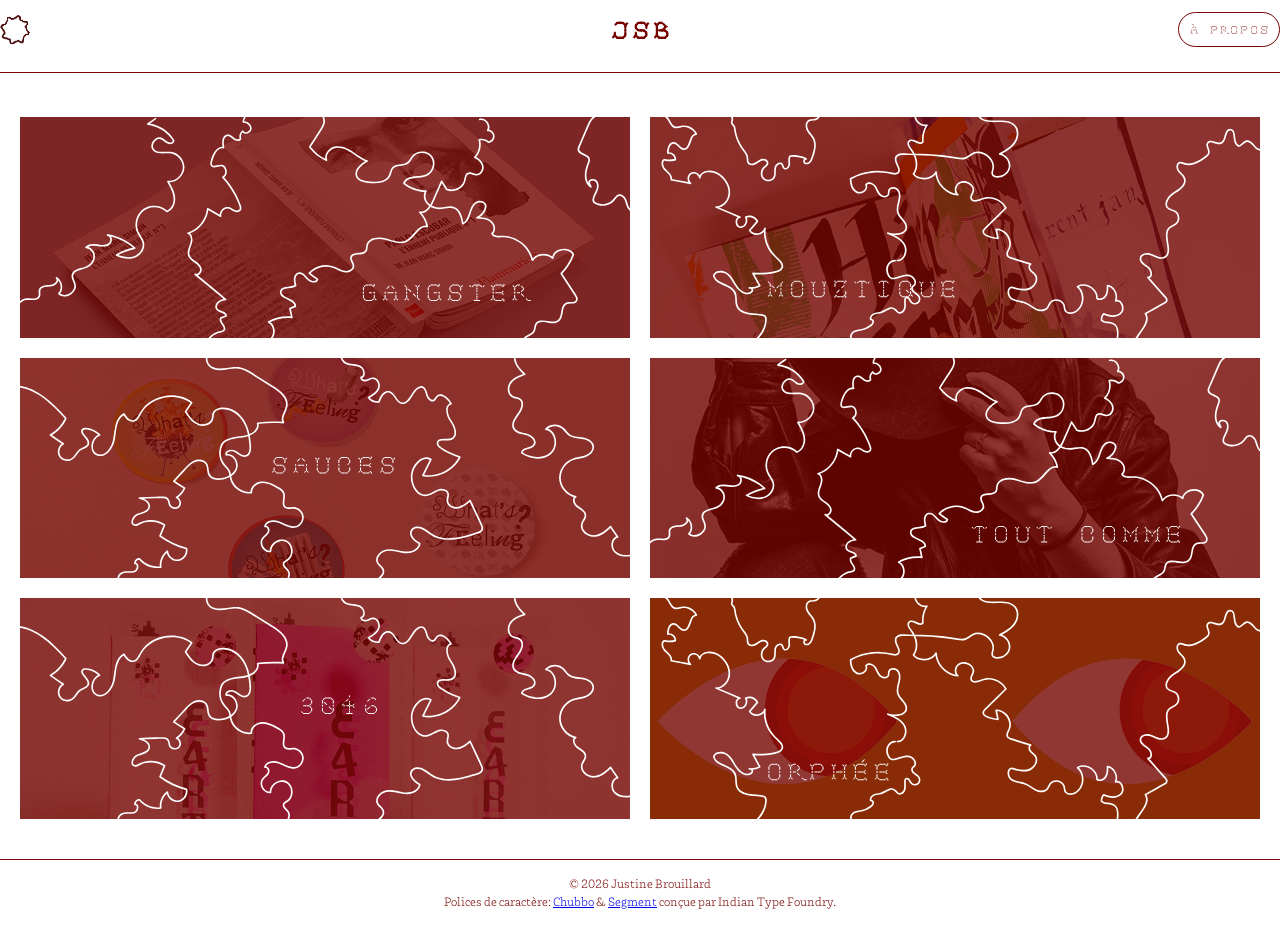
<file: index.html>
<!DOCTYPE html>
<html lang="en">
<head>
    <meta charset="UTF-8">
    <meta name="viewport" content="width=device-width, initial-scale=1.0">
    <title>Portfolio Justine.b</title>
    <link rel="stylesheet" href="style.css">
    <link rel="icon" type="image/x-icon" href="img/cursor.png">
</head>

<style>
        body{
            background: rgb(255, 255, 255);
        }
        .button{
            background: rgb(255, 255, 255);
            color: rgb(118, 5, 1);
            text-decoration: double;
            border: 1px solid rgb(118, 5, 1);
            padding: 8px 10px;
            border-radius: 30px;
            transition: 0.2s;
        }
        .button:hover{
            background: rgb(210, 163, 162);
        }
 </style>

<body>
    <header class="home-header">
        <img src="img/cursor.png" alt="cursore" width="2px" height="2px">
        <h1 class="home-header-title">
            Jsb
        </h1>
        <nav class="header-nav">
            <a class="button" href="apropos.html">à propos</a>

        </nav>
    </header>
        

    <main class="grid">
        <a class="grid-link" href="gangster.html">
            <img src="img/gangster/vignette.png" alt="gangster">
            <img src="img/SVG/motifgang.svg"  alt="effet" class="fx">
        </a>
        <a class="grid-link" href="moustique.html">
            <img src="img/moustique/vigniette.png" alt="moustique">
            <img src="img/SVG/motifmouz.svg"  alt="effet" class="fx">

        </a>
        <a class="grid-link" href="sauce.html">
            <img src="img/sauces/vignette.png" alt="sauce">
            <img src="img/SVG/motifsauces.svg"  alt="effet" class="fx">

        </a>
        <a class="grid-link" href="photo.html">
            <img src="img/photos/vignette.png" alt="photo">
            <img src="img/SVG/motifphotos.svg"  alt="effet" class="fx">

        </a>
        <a class="grid-link" href="3046.html">
            <img src="img/3046/vignette.png" alt="3046">
            <img src="img/SVG/motif3046.svg"  alt="effet" class="fx">

        </a>
        <a class="grid-link" href="orphee.html">
            <img src="img/orphee/vignetteredim.png" alt="orphee">
            <img src="img/SVG/motiforphée.svg"  alt="effet" class="fx">

        </a>
        
    </main>

    <footer class="footer">
        © 2026 Justine Brouillard
        <br>
        Polices de caractère:
        <a href="https://www.fontshare.com/fonts/chubbo" target="_blank">Chubbo</a>
        & 
        <a href="https://www.fontshare.com/fonts/segment" target="_blank">Segment</a>
        conçue par Indian Type Foundry.
    
    </footer>

</body>
</file>
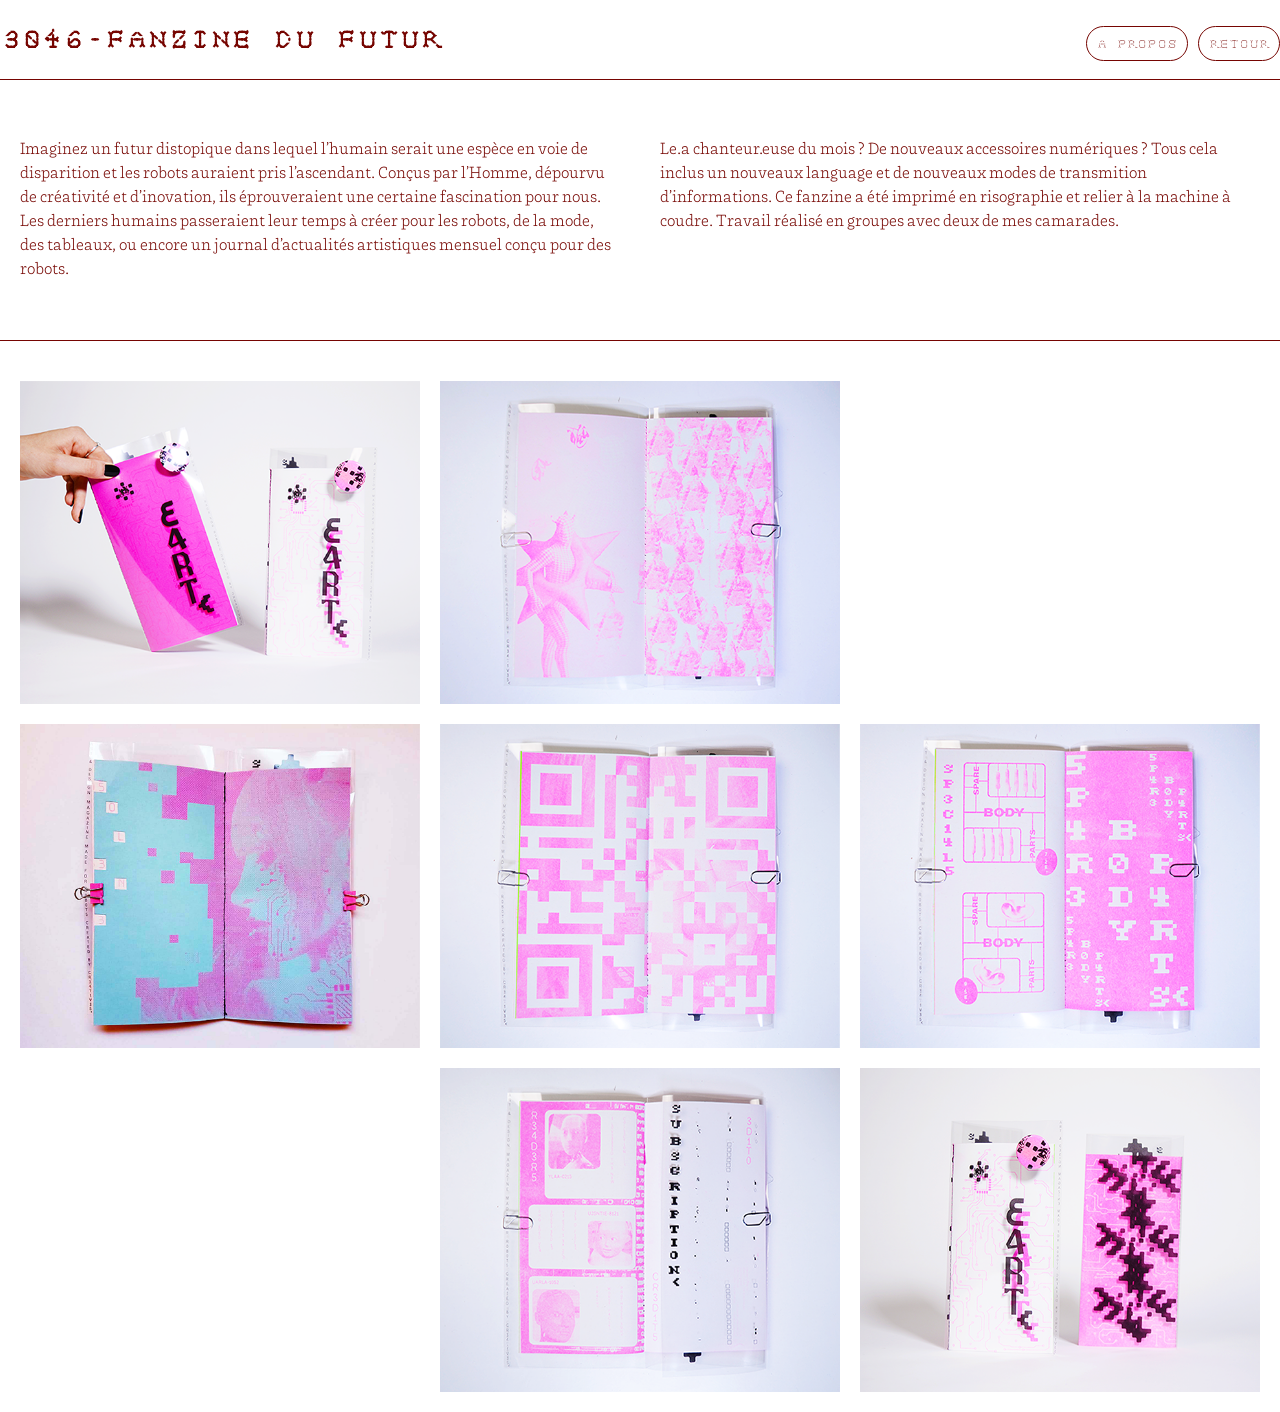
<file: 3046.html>
<!DOCTYPE html>
<html lang="en">
<head>
    <meta charset="UTF-8">
    <meta name="viewport" content="width=device-width, initial-scale=1.0">
    <title>Portfolio Justine.b</title>
    <link rel="stylesheet" href="style.css">
    <link rel="icon" type="image/x-icon" href="img/cursor.png">
</head>
<style>
     body{
      background: rgb(255, 255, 255);
     }
     .button{
            background: rgb(255, 255, 255);
            color: rgb(118, 5, 1);
            text-decoration: double;
            border: 1px solid rgb(118, 5, 1);
            padding: 8px 10px;
            border-radius: 30px;
            transition: 0.2s;
     }
    .button:hover{
            background: rgb(210, 163, 162);
     }
</style>

<body>
    <header class="header">
        <h1 class="header-title">3046-Fanzine du futur</h1>
        <nav class="header-nav">
            <a class="button" href="apropos.html">A propos</a>
            <a class="button" href="index.html">Retour</a>

        </nav>
    </header>

    <div class="intro">

        <main class="grid2">
           <p>
             Imaginez un futur distopique dans lequel l’humain serait une espèce en voie de disparition et les robots auraient pris l’ascendant. Conçus par l’Homme, dépourvu de créativité et d’inovation, ils éprouveraient une certaine fascination pour nous. Les derniers humains passeraient leur temps à créer pour les robots, de la mode, des tableaux, ou encore un journal d’actualités artistiques mensuel conçu pour des robots.
             <br>
             <br> 
            </p>
            <p>
             Le.a chanteur.euse du mois ? De nouveaux accessoires numériques ? 
             Tous cela inclus un nouveaux language et de nouveaux modes de 
             transmition d’informations.
             Ce fanzine a été imprimé en risographie et relier à la machine à coudre.
             Travail réalisé en groupes avec deux de mes camarades.
            </p>

        </main>
    </div>
    
    <main class="grid1">
        <img src="img/3046/30463.png" alt="laura">
        <img src="img/3046/3046mode.png" alt="moi">
        <br>
        <img src="img/3046/3046solene.png" alt="solene">
        <img src="img/3046/3046Qr.png" alt="qr">
        <img src="img/3046/3046pub.png" alt="pub">
        <br>
        <img src="img/3046/3046fin.png" alt="fin">
        <img src="img/3046/3046rv.png" alt="rv">
    </main>
    
</body>
</html>
</file>
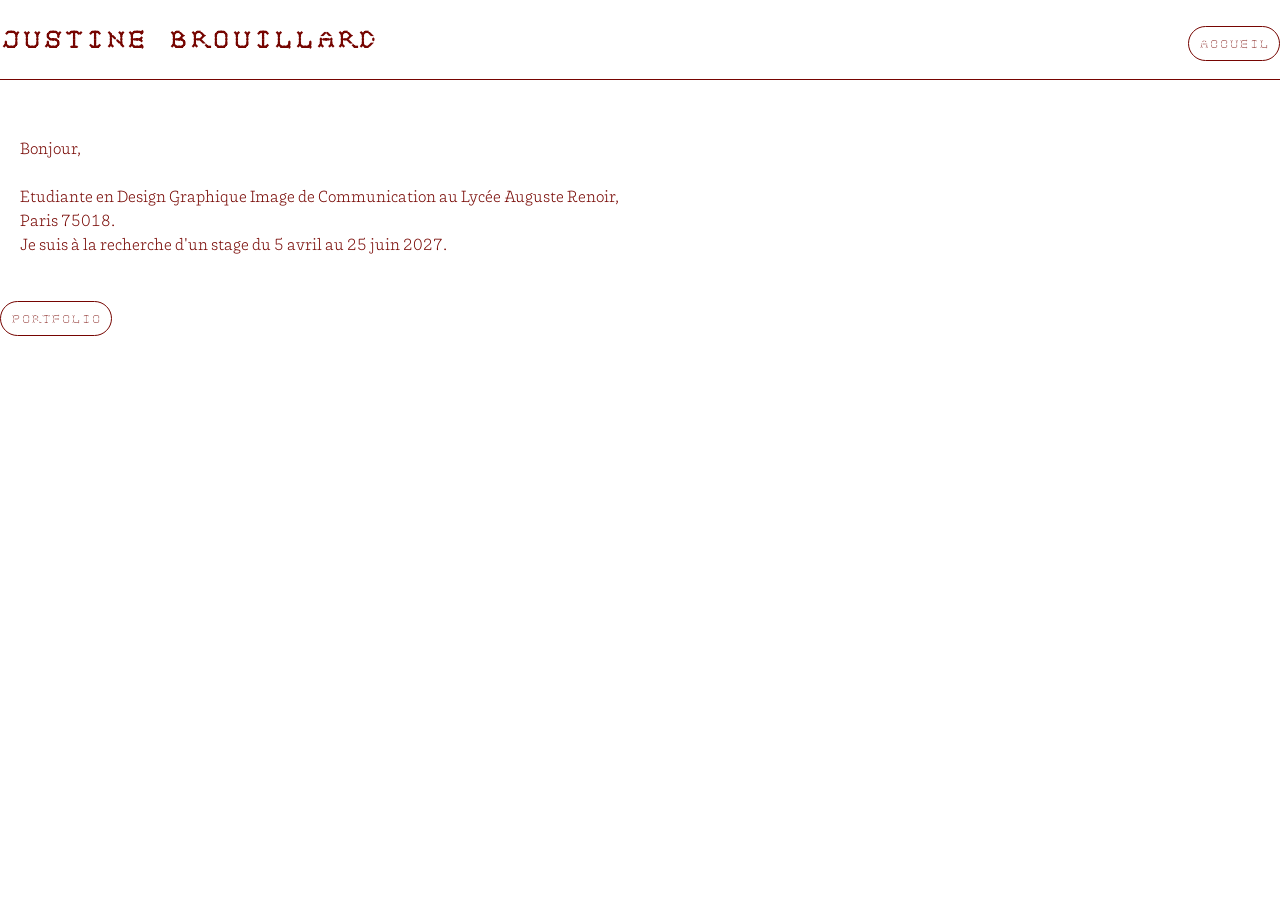
<file: apropos.html>
<!DOCTYPE html>
<html lang="en">
<head>
    <meta charset="UTF-8">
    <meta name="viewport" content="width=device-width, initial-scale=1.0">
    <title>Portfolio Justine.b</title>
    <link rel="stylesheet" href="style.css">
    <link rel="icon" type="image/x-icon" href="img/cursor.png">
</head>
<style>
     body{
      background: rgb(255, 255, 255);
     }
     .button{
            background: rgb(255, 255, 255);
            color: rgb(118, 5, 1);
            text-decoration: double;
            border: 1px solid rgb(118, 5, 1);
            padding: 8px 10px;
            border-radius: 30px;
            transition: 0.2s;
     }
    .button:hover{
            background: rgb(210, 163, 162);
     }
</style>

<body>
    <header class="header">
        <h1 class="header-title">Justine Brouillard</h1>
        <nav class="header-nav">
            <a class="button" href="index.html">Accueil</a>

        </nav>
    </header>

    <main class="grid2">
        <p>
            Bonjour,
            <br>
            <br>
            Etudiante en Design Graphique Image de Communication au Lycée Auguste Renoir, Paris 75018.
            <br>
            Je suis à la recherche d'un stage du 5 avril au 25 juin 2027.
        </p>
    </main>
    <br>
    <nav class="header-nav">
        <a class="button" href="portfolio.pdf">Portfolio</a>

    </nav>
    
    
</body>
</html>
</file>
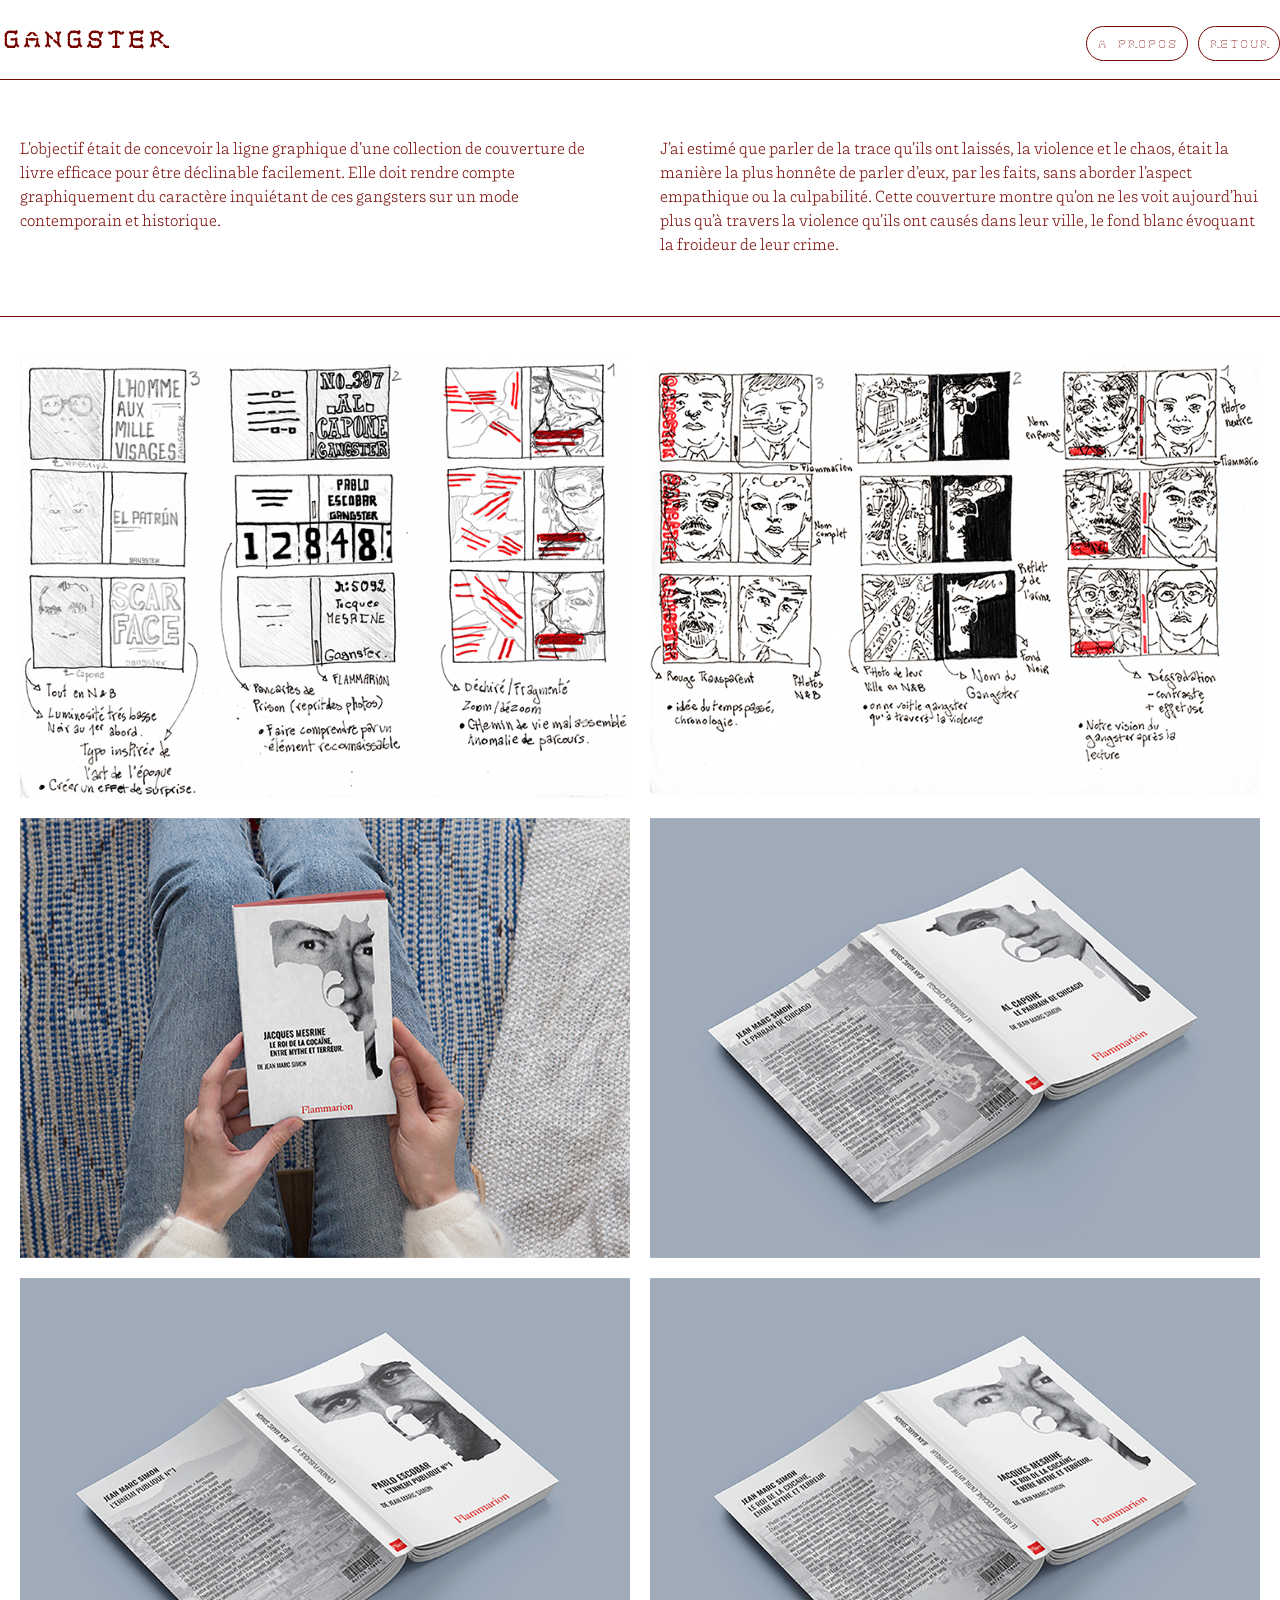
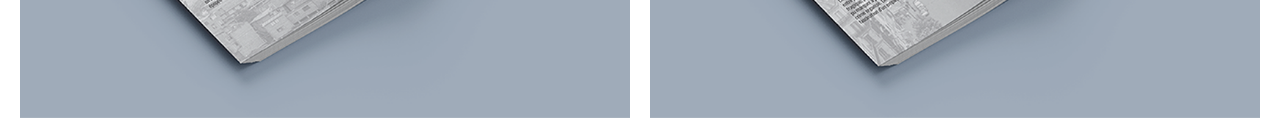
<file: gangster.html>
<!DOCTYPE html>
<html lang="en">
<head>
    <meta charset="UTF-8">
    <meta name="viewport" content="width=device-width, initial-scale=1.0">
    <title>Portfolio Justine.b</title>
    <link rel="stylesheet" href="style.css">
    <link rel="icon" type="image/x-icon" href="img/cursor.png">
</head>
<style>
        body{
            background: rgb(255, 255, 255);
        }
        .button{
            background: rgb(255, 255, 255);
            color: rgb(118, 5, 1);
            text-decoration: double;
            border: 1px solid rgb(118, 5, 1);
            padding: 8px 10px;
            border-radius: 30px;
            transition: 0.2s;
        }
        .button:hover{
            background: rgb(210, 163, 162);
        }
</style>


<body>
    <header class="header">
        <h1 class="header-title">Gangster</h1>
        <nav class="header-nav">
            <a class="button" href="apropos.html">A propos</a>
            <a class="button" href="index.html">Retour</a>

        </nav>
    </header>

    <div class="intro">
        <main class="grid2">
            <p>
             L’objectif était de concevoir la ligne graphique d’une collection de couverture de livre efficace pour être déclinable  facilement. 
             Elle doit rendre compte graphiquement du caractère inquiétant de ces gangsters sur un mode contemporain et historique.
            </p>
            <p>
             J’ai estimé que parler de la trace qu’ils ont laissés, la violence et le chaos, était la manière la plus honnête de parler d’eux, par les faits, sans aborder l’aspect empathique ou la culpabilité.
             Cette couverture montre qu’on ne les voit aujourd’hui plus qu’à travers la violence qu’ils ont causés dans leur ville, le fond blanc évoquant la froideur de leur crime.
             <br>
             <br>
            </p>
        </main>
    </div>
    
    
    <main class="grid">
        <img src="img/gangster/Gex1.png" alt="dessin1">
        <img src="img/gangster/Gex3.png" alt="dessin2">
        <img src="img/gangster/Gmockuplivre.png" alt="madame">
        <img src="img/gangster/mockupcapone.png" alt="capone">
        <img src="img/gangster/mockupescobar.png" alt="escobar">
        <img src="img/gangster/mockupmesrine.png" alt="mesrine">
        
    </main>

</body>
</html>
</file>
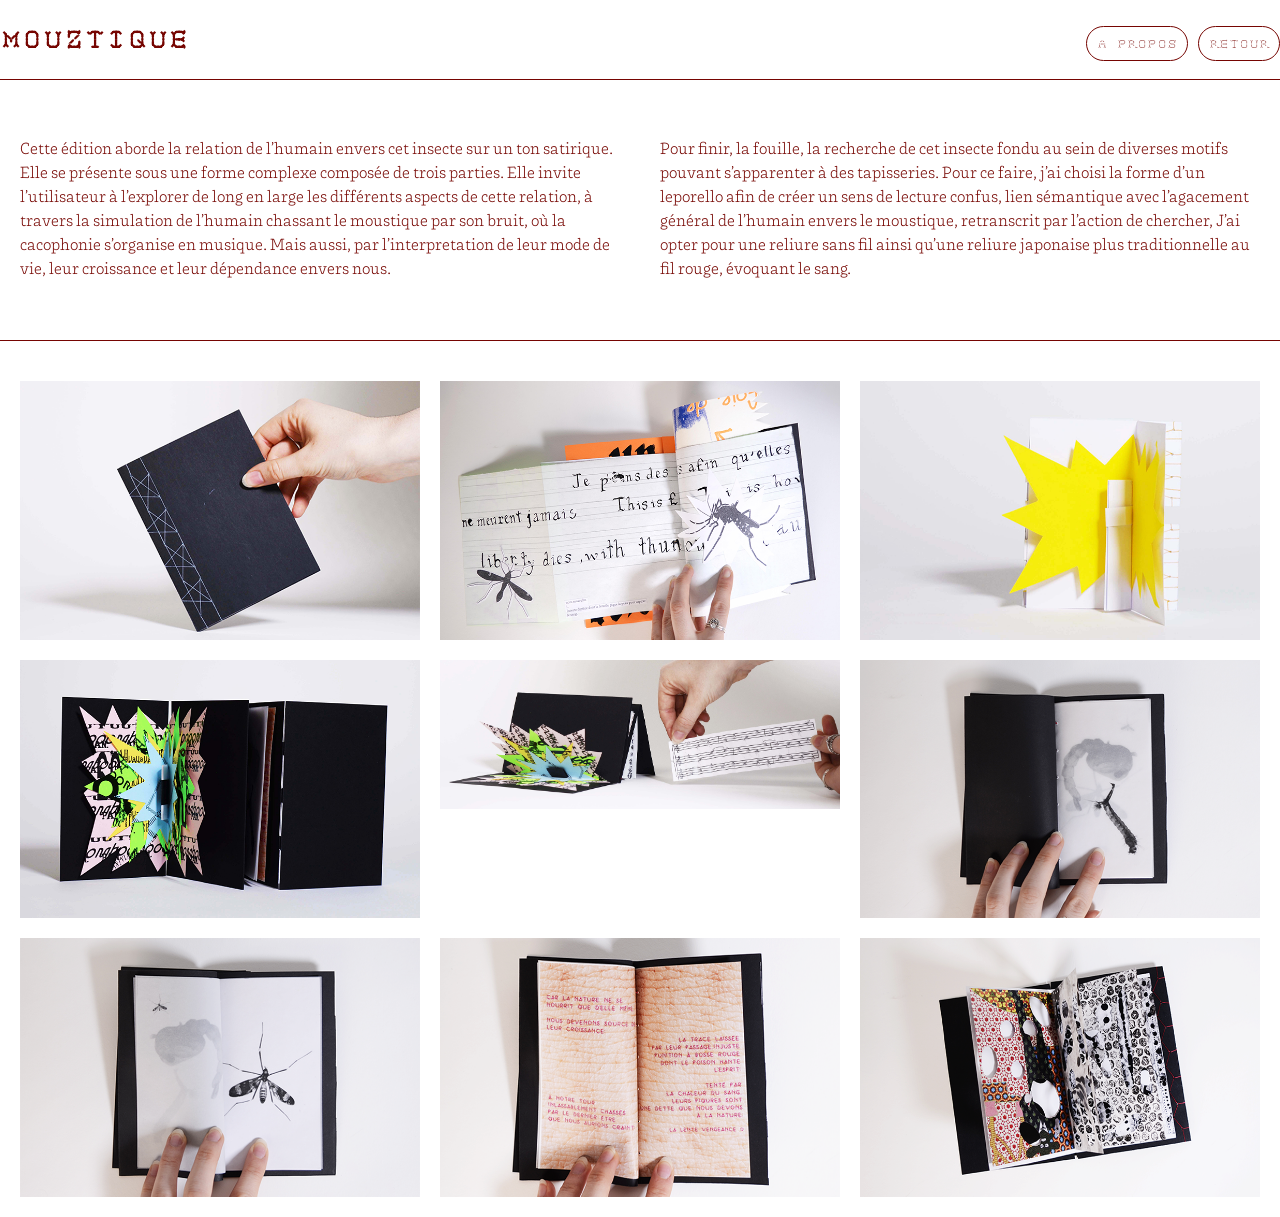
<file: moustique.html>
<!DOCTYPE html>
<html lang="en">
<head>
    <meta charset="UTF-8">
    <meta name="viewport" content="width=device-width, initial-scale=1.0">
    <title>Portfolio Justine.b</title>
    <link rel="stylesheet" href="style.css">
    <link rel="icon" type="image/x-icon" href="img/cursor.png">
</head>

<style>
        body{
            background: rgb(255, 255, 255);
        }
        .button{
            background: rgb(255, 255, 255);
            color: rgb(118, 5, 1);
            text-decoration: double;
            border: 1px solid rgb(118, 5, 1);
            padding: 8px 10px;
            border-radius: 30px;
            transition: 0.2s;
        }
        .button:hover{
            background: rgb(210, 163, 162);
        }
</style>

<body>
    <header class="header">
        <h1 class="header-title">Mouztique</h1>
        <nav class="header-nav">
            <a class="button" href="apropos.html">A propos</a>
            <a class="button" href="index.html">Retour</a>

        </nav>
    </header>

    <div class="intro">
        <main class="grid2">
            <p>
             Cette édition aborde la relation de l’humain envers cet insecte sur un ton satirique. 
             Elle se présente sous une forme complexe composée de trois parties. Elle invite l’utilisateur à l’explorer de long en large les différents aspects de cette relation, à travers la simulation de l’humain chassant le moustique par son bruit, où 
             la cacophonie s’organise en musique. Mais aussi, par l’interpretation de leur mode de vie, leur croissance et leur dépendance envers nous. 
            </p>
            <p>
             Pour finir, la fouille, la recherche de cet insecte fondu au sein de diverses motifs pouvant s’apparenter à des tapisseries. Pour ce faire, j’ai choisi la forme d’un leporello afin de créer un sens de lecture confus, lien sémantique avec l’agacement général de l’humain envers le moustique, retranscrit par l’action de chercher, J’ai opter pour une reliure sans fil ainsi qu’une reliure japonaise plus traditionnelle au fil rouge, évoquant le sang.
             <br>
             <br>
            </p>

        </main>
    </div>

    </main>
   
    <main class="grid1">
        <img src="img/moustique/Rex2.png" alt="jsp">
        <img src="img/moustique/Rex3.png" alt="jspenc">
        <img src="img/moustique/Rexp.png" alt="jspencore">
        <img src="img/moustique/Rdepliant.png" alt="depliant">
        <img src="img/moustique/Rpartition.png" alt="partition">
        <img src="img/moustique/Rcalque1.png" alt="calque1">
        <img src="img/moustique/Rcalque2.png" alt="calque2">
        <img src="img/moustique/Rpoeme.png" alt="poeme">
        <img src="img/moustique/Rfouille.png" alt="fouille">

    </main>

</body>
</html>
</file>
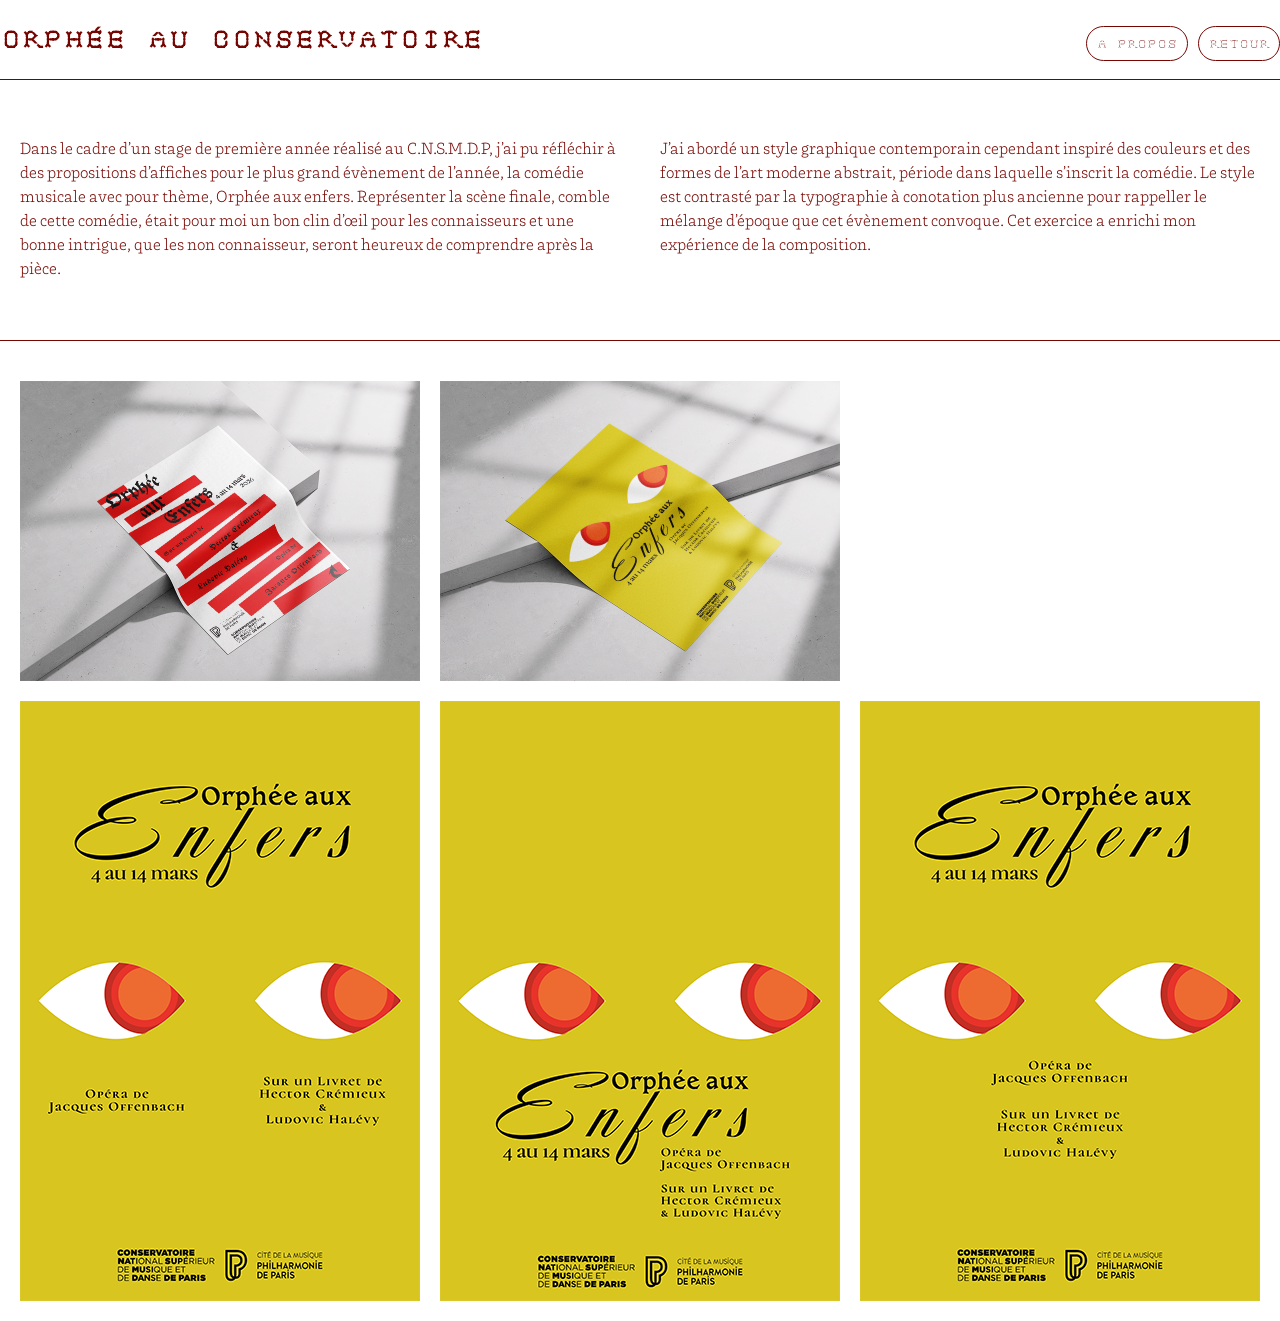
<file: orphee.html>
<!DOCTYPE html>
<html lang="en">
<head>
    <meta charset="UTF-8">
    <meta name="viewport" content="width=device-width, initial-scale=1.0">
    <title>Portfolio Justine.b</title>
    <link rel="stylesheet" href="style.css">
    <link rel="icon" type="image/x-icon" href="img/cursor.png">
</head>
<style>
     body{
      background: rgb(255, 255, 255);
     }
     .button{
            background: rgb(255, 255, 255);
            color: rgb(118, 5, 1);
            text-decoration: double;
            border: 1px solid rgb(118, 5, 1);
            padding: 8px 10px;
            border-radius: 30px;
            transition: 0.2s;
     }
    .button:hover{
            background: rgb(210, 163, 162);
     }
</style>

<body>
    <header class="header">
        <h1 class="header-title">Orphée au Conservatoire</h1>
        <nav class="header-nav">
            <a class="button" href="apropos.html">A propos</a>
            <a class="button" href="index.html">Retour</a>

        </nav>
    </header>

    <div class="intro">
        <main class="grid2">
            <p>
             Dans le cadre d’un stage de première année réalisé au C.N.S.M.D.P, j’ai pu réfléchir à des propositions d’affiches pour le plus grand évènement de l’année, la comédie musicale avec pour thème, Orphée aux enfers.
             Représenter la scène finale, comble de cette comédie, était pour moi un bon clin d’œil pour les connaisseurs et une bonne intrigue, que les non connaisseur, seront heureux de comprendre après la pièce.
             <br>
             <br>
            </p>
            <p>
             J’ai abordé un style graphique contemporain cependant inspiré des couleurs et des formes de l’art moderne abstrait, période dans laquelle s’inscrit la comédie. Le style est contrasté par la typographie à conotation plus ancienne pour 
             rappeller le mélange d’époque que cet évènement convoque. Cet exercice 
             a enrichi mon expérience de la composition.
            </p>
        </main>

    </div>
    
    <main class="grid1">
        <img src="img/orphee/Poster_on_Concrete_Background_Mockup_1.png" alt="mockup1">
        <img src="img/orphee/Poster_on_Concrete_Background_Mockup_3.png" alt="mockup2">
        <br>
        <img src="img/orphee/Affiche_orphée3_02.png" alt="tatoo">
        <img src="img/orphee/Affiche_orphée3_03.png" alt="jsp">
        <img src="img/orphee/Affiche_orphée3_06.png" alt="milieu">
    </main>
    
</body>
</html>
</file>
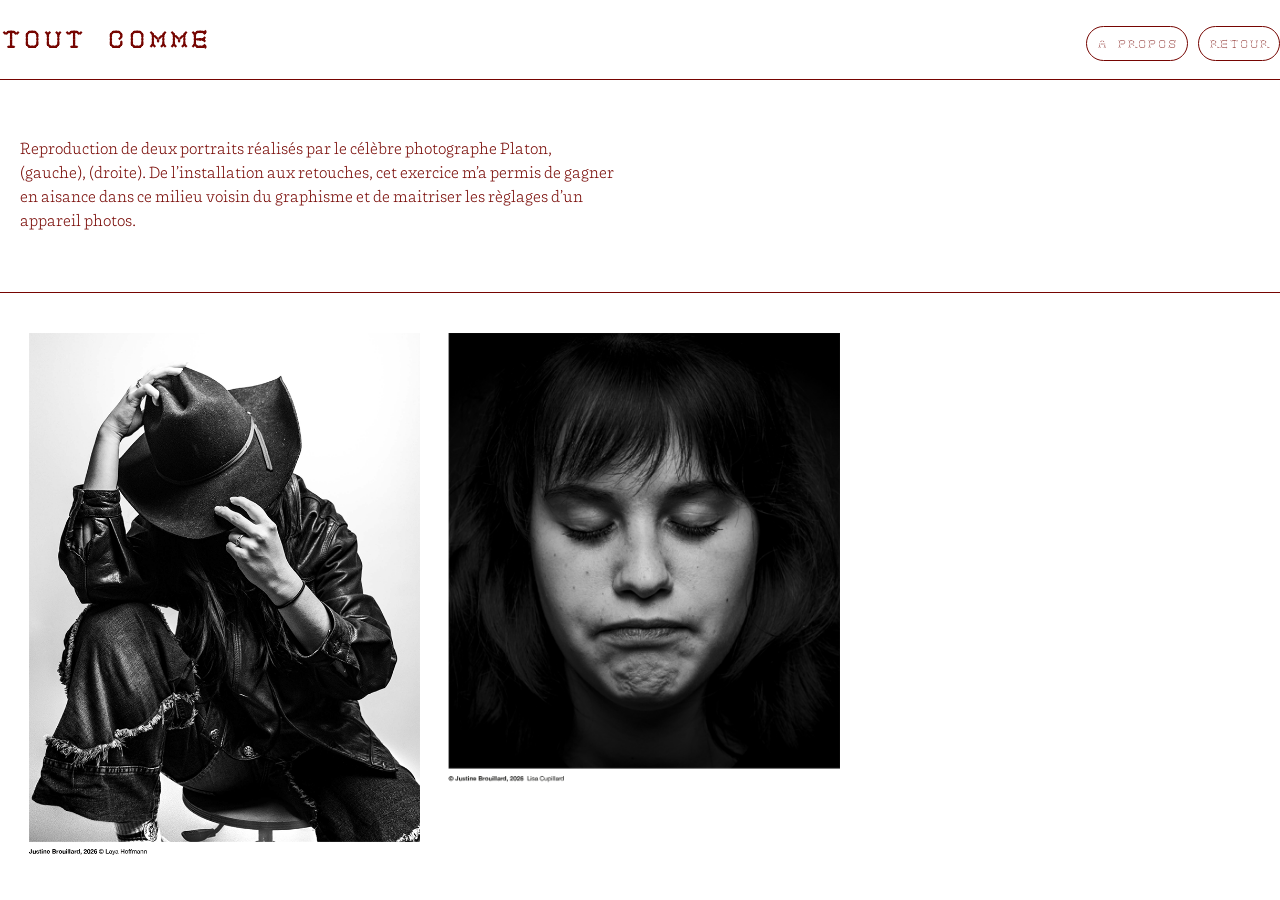
<file: photo.html>
<!DOCTYPE html>
<html lang="en">
<head>
    <meta charset="UTF-8">
    <meta name="viewport" content="width=device-width, initial-scale=1.0">
    <title>Portfolio Justine.b</title>
    <link rel="stylesheet" href="style.css">
    <link rel="icon" type="image/x-icon" href="img/cursor.png">
</head>
<style>
     body{
      background: rgb(255, 255, 255);
     }
     .button{
            background: rgb(255, 255, 255);
            color: rgb(118, 5, 1);
            text-decoration: double;
            border: 1px solid rgb(118, 5, 1);
            padding: 8px 10px;
            border-radius: 30px;
            transition: 0.2s;
     }
    .button:hover{
            background: rgb(210, 163, 162);
     }
</style>

<body>
    <header class="header">
        <h1 class="header-title">Tout comme</h1>
        <nav class="header-nav">
            <a class="button" href="apropos.html">A propos</a>
            <a class="button" href="index.html">Retour</a>

        </nav>
    </header>

    <div class="intro">
        <main class="grid2">
            <p>
             Reproduction de deux portraits réalisés par le célèbre photographe Platon, (gauche), (droite). De l’installation aux retouches, cet exercice m’a permis de gagner en aisance dans ce milieu voisin du graphisme et de maitriser les règlages d’un appareil photos.
             <br>
             <br>
            </p>
        </main>
    </div>
    
    <main class="grid1">
        <img src="img/photos/cowboy.png" alt="cowboy">
        <img src="img/photos/Lisa-1.png" alt="lisa">
    </main>
    
</body>
</html>
</file>
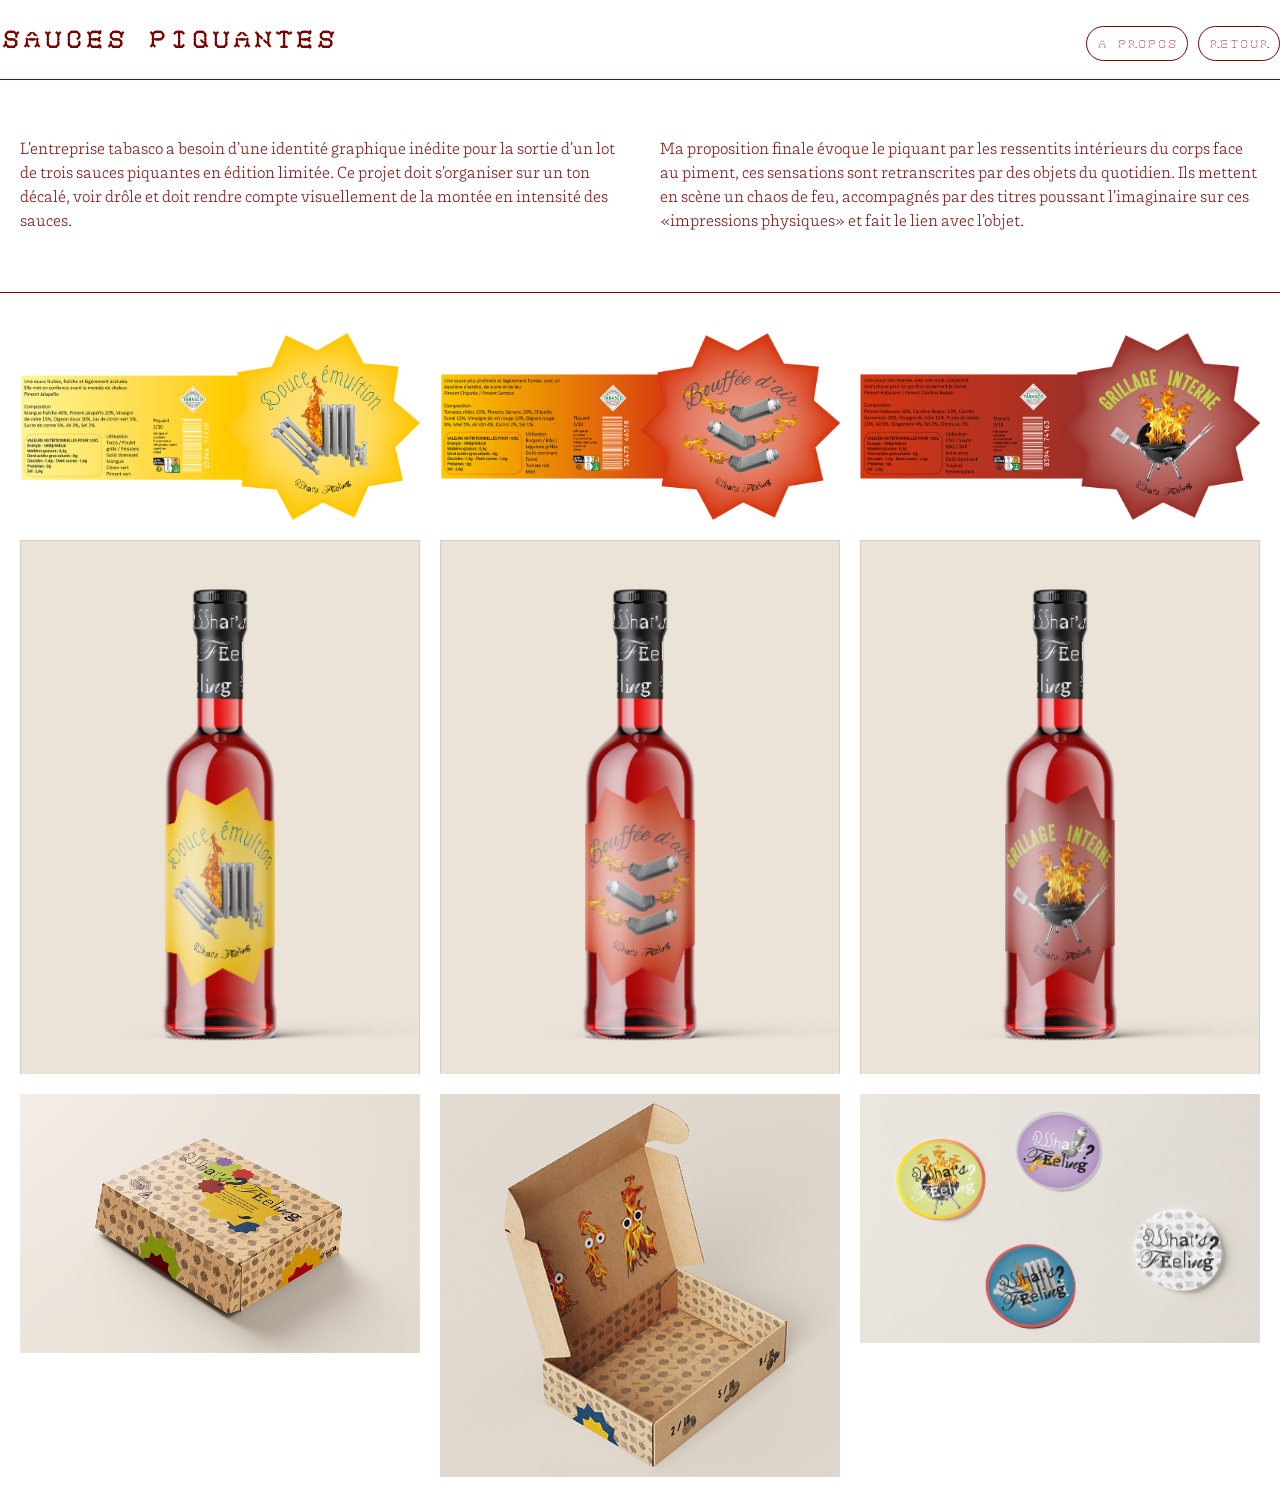
<file: sauce.html>
<!DOCTYPE html>
<html lang="en">
<head>
    <meta charset="UTF-8">
    <meta name="viewport" content="width=device-width, initial-scale=1.0">
    <title>Portfolio Justine.b</title>
    <link rel="stylesheet" href="style.css">
    <link rel="icon" type="image/x-icon" href="img/cursor.png">
</head>
<style>
     body{
      background: rgb(255, 255, 255);
     }
     .button{
            background: rgb(255, 255, 255);
            color: rgb(118, 5, 1);
            text-decoration: double;
            border: 1px solid rgb(118, 5, 1);
            padding: 8px 10px;
            border-radius: 30px;
            transition: 0.2s;
     }
    .button:hover{
            background: rgb(210, 163, 162);
     }
</style>

<body>
    <header class="header">
        <h1 class="header-title">Sauces piquantes</h1>
        <nav class="header-nav">
            <a class="button" href="apropos.html">A propos</a>
            <a class="button" href="index.html">Retour</a>

        </nav>
    </header>

    <div class="intro">
        <main class="grid2">
            <p>
             L’entreprise tabasco a besoin d’une identité graphique inédite pour la sortie d’un lot de trois sauces piquantes en édition limitée. Ce projet doit s’organiser sur un ton décalé, voir drôle et doit rendre compte visuellement de la montée en intensité des sauces.
            </p>
            <p>
             Ma proposition finale évoque le piquant par les ressentits intérieurs du corps face au piment, ces sensations sont retranscrites par des objets du quotidien.
             Ils mettent en scène un chaos de feu, accompagnés par des titres poussant l’imaginaire sur ces «impressions physiques» et fait le lien avec l’objet.
             <br>
             <br>
            </p>

        </main>

    </div>
    
    <main class="grid1">
        <img src="img/sauces/S1.png" alt="étiq1">
        <img src="img/sauces/S2.png" alt="étiq2">
        <img src="img/sauces/S3.png" alt="étiq3">
        <img src="img/sauces/Ssauce1.png" alt="bout1">
        <img src="img/sauces/Ssauce2.png" alt="bout2">
        <img src="img/sauces/Ssauce3.png" alt="bout3">
        <img src="img/sauces/Smockupbox1.png" alt="box1">
        <img src="img/sauces/Smockupbox2.png" alt="box2">
        <img src="img/sauces/Smockupstickers.png" alt="sticker">

    </main>
    
</body>
</html>
</file>
<file: style.css>
body{
    background-color: rgb(255, 255, 255);
    color:rgb(118, 5, 1);
    font-family: segment;
    max-width: 1600px;
    margin: 0 auto;
}
p{
    text-align: left;
    font-family: 'chubbo';
}

img{
    width: 100%;
    height: auto;
    display: block;
}

@font-face {
font-family: segment;
src: url("font/Segment-Regular.woff2") format("woff2");
}

@font-face {
font-family: chubbo;
src: url("font/Chubbo-Light.woff2") format("woff2");
}

.grid{
    display: grid;
    grid-template-columns: repeat(2, 1fr);
    gap: 20px;
    padding: 20px;
}

.grid1{
    display: grid;
    grid-template-columns: repeat(3, 2fr);
    gap: 20px;
    padding: 20px;
}

.grid2{
    display: grid;
    grid-template-columns: repeat(2, 1fr);
    gap: 40px;
    padding: 20px;
}

.grid-link{
    text-decoration: none;
    display: grid;
} 

.grid-link>*{
    grid-column: 1/-1;
    grid-row: 1/-1;
    transition: 0.5s;
}

.grid-link:hover .fx{
    opacity: 0;
}

.grid-link:hover{
 /* cursor png img/cursor.png*/
 cursor: url("img/cursor.png"), auto;
}

.home-header{
    display: grid;
    grid-template-columns: 30px 1fr 1fr;
    align-items: center;
    padding:12px 0 24px;
    border-bottom: 1px solid rgb(118, 5, 1);
    margin-bottom: 24px;
}
.home-header img{
    grid-column: 1;
    grid-row: 1;
}

.home-header-title{
 grid-column: 1/-1;
     grid-row: 1;

 text-align: center;
 margin: 0;
}

.home-header .header-nav{
    grid-column: -2/-1;
        grid-row: 1;
        justify-self: end;

}

.header {
    border-bottom: 1px solid rgb(118, 5, 1);
    margin-bottom: 20px;
    background-color: #ffffff;
    display: grid;
    grid-template-columns: max-content max-content;
    justify-content: space-between;
    align-items: first baseline;
}

.intro {
    border-bottom: 1px solid rgb(118, 5, 1);
    margin-bottom: 20px;
    background-color: #ffffff;
    display: grid;
    /*grid-template-columns: max-content max-content;*/
    justify-content: space-between;
    align-items: first baseline;
}

.footer {
    font-size: 12px;
    color: rgb(118, 5, 1);
    font-family: "chubbo"; 
    margin-top: auto;
    text-align: center;
    margin-top: 20px;
    border-top: 1px solid rgb(118, 5, 1);
    padding-top: 15px;
    padding-bottom: 15px;
}

footer {
    display: block;
    unicode-bidi: isolate;
}

@media (max-width: 600px) {
    .grid{
    grid-template-columns: repeat(1, 1fr);
   } 
    .grid1{
    grid-template-columns: repeat(2, 2fr);
   }
   .grid2{
    grid-template-columns: none;
   }

    .header{
        grid-template-columns: none;
        margin-bottom: 40px;
    }
    
}
</file>
